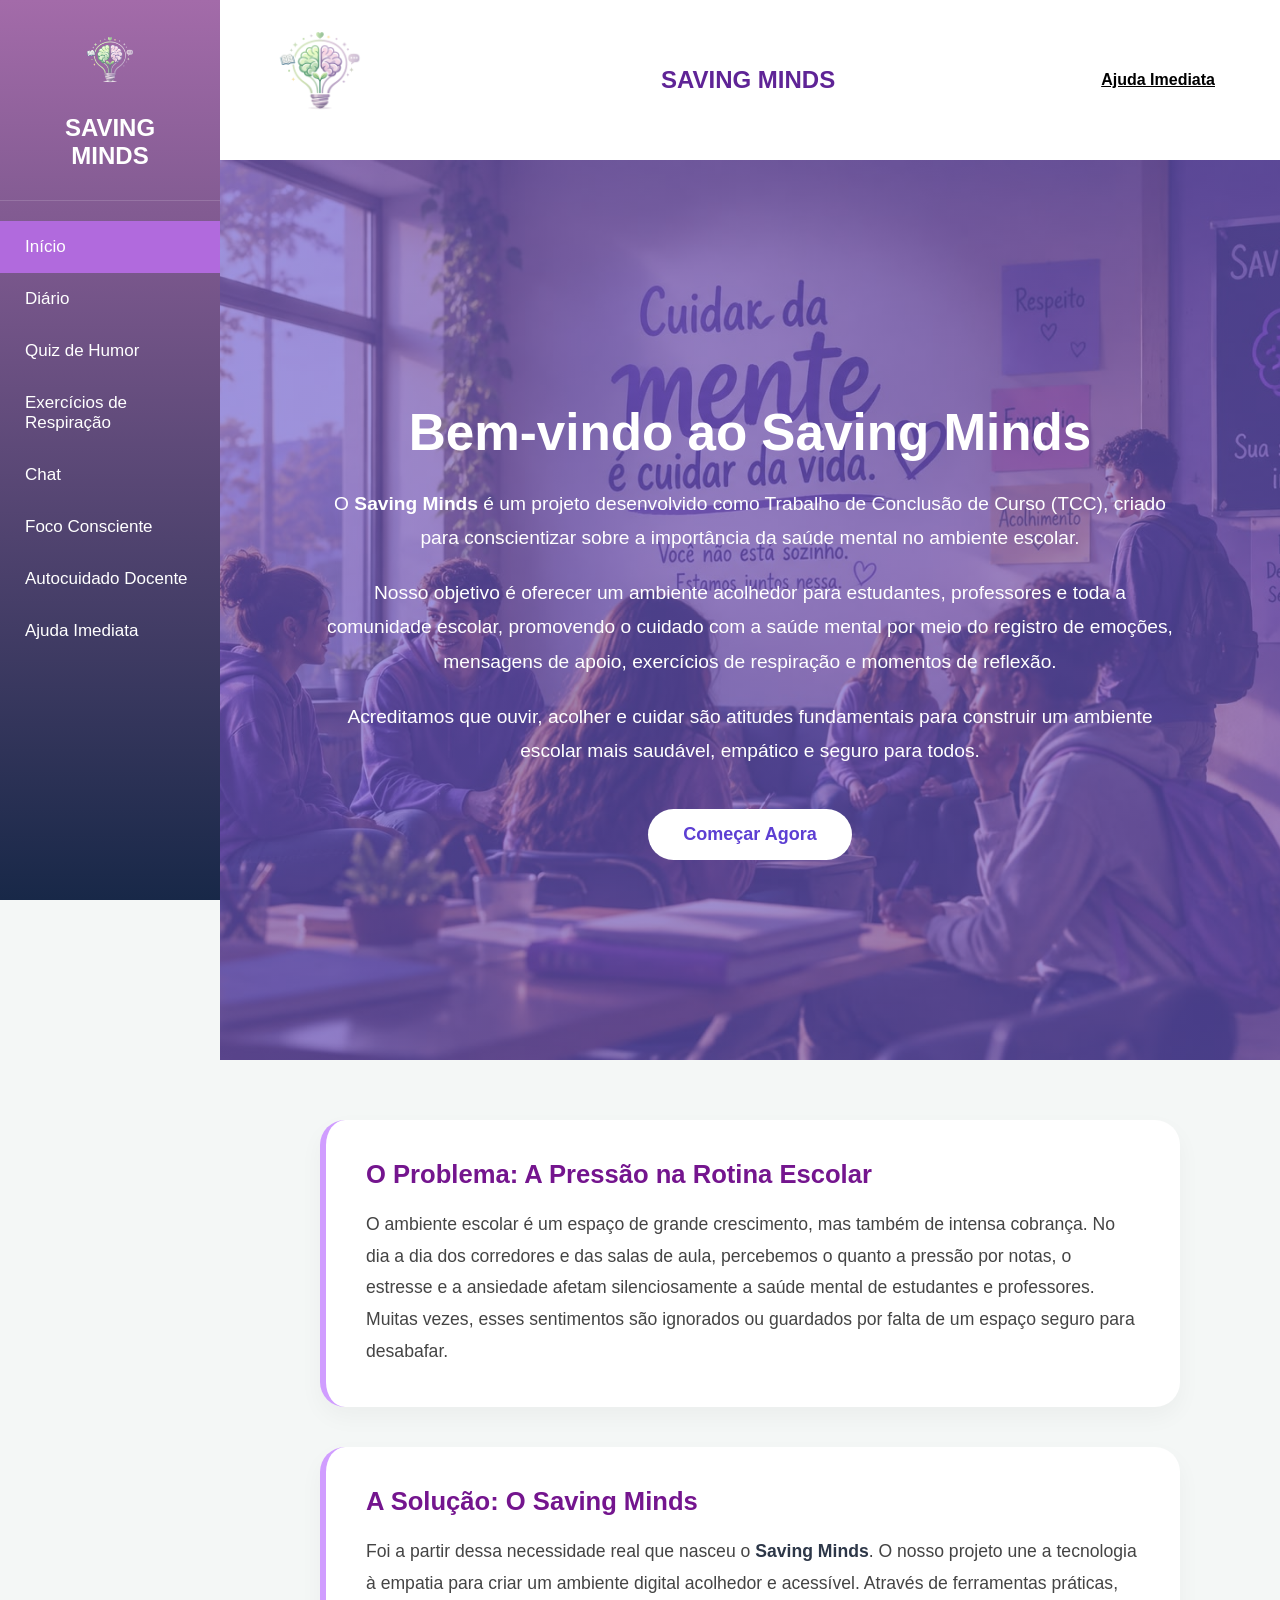
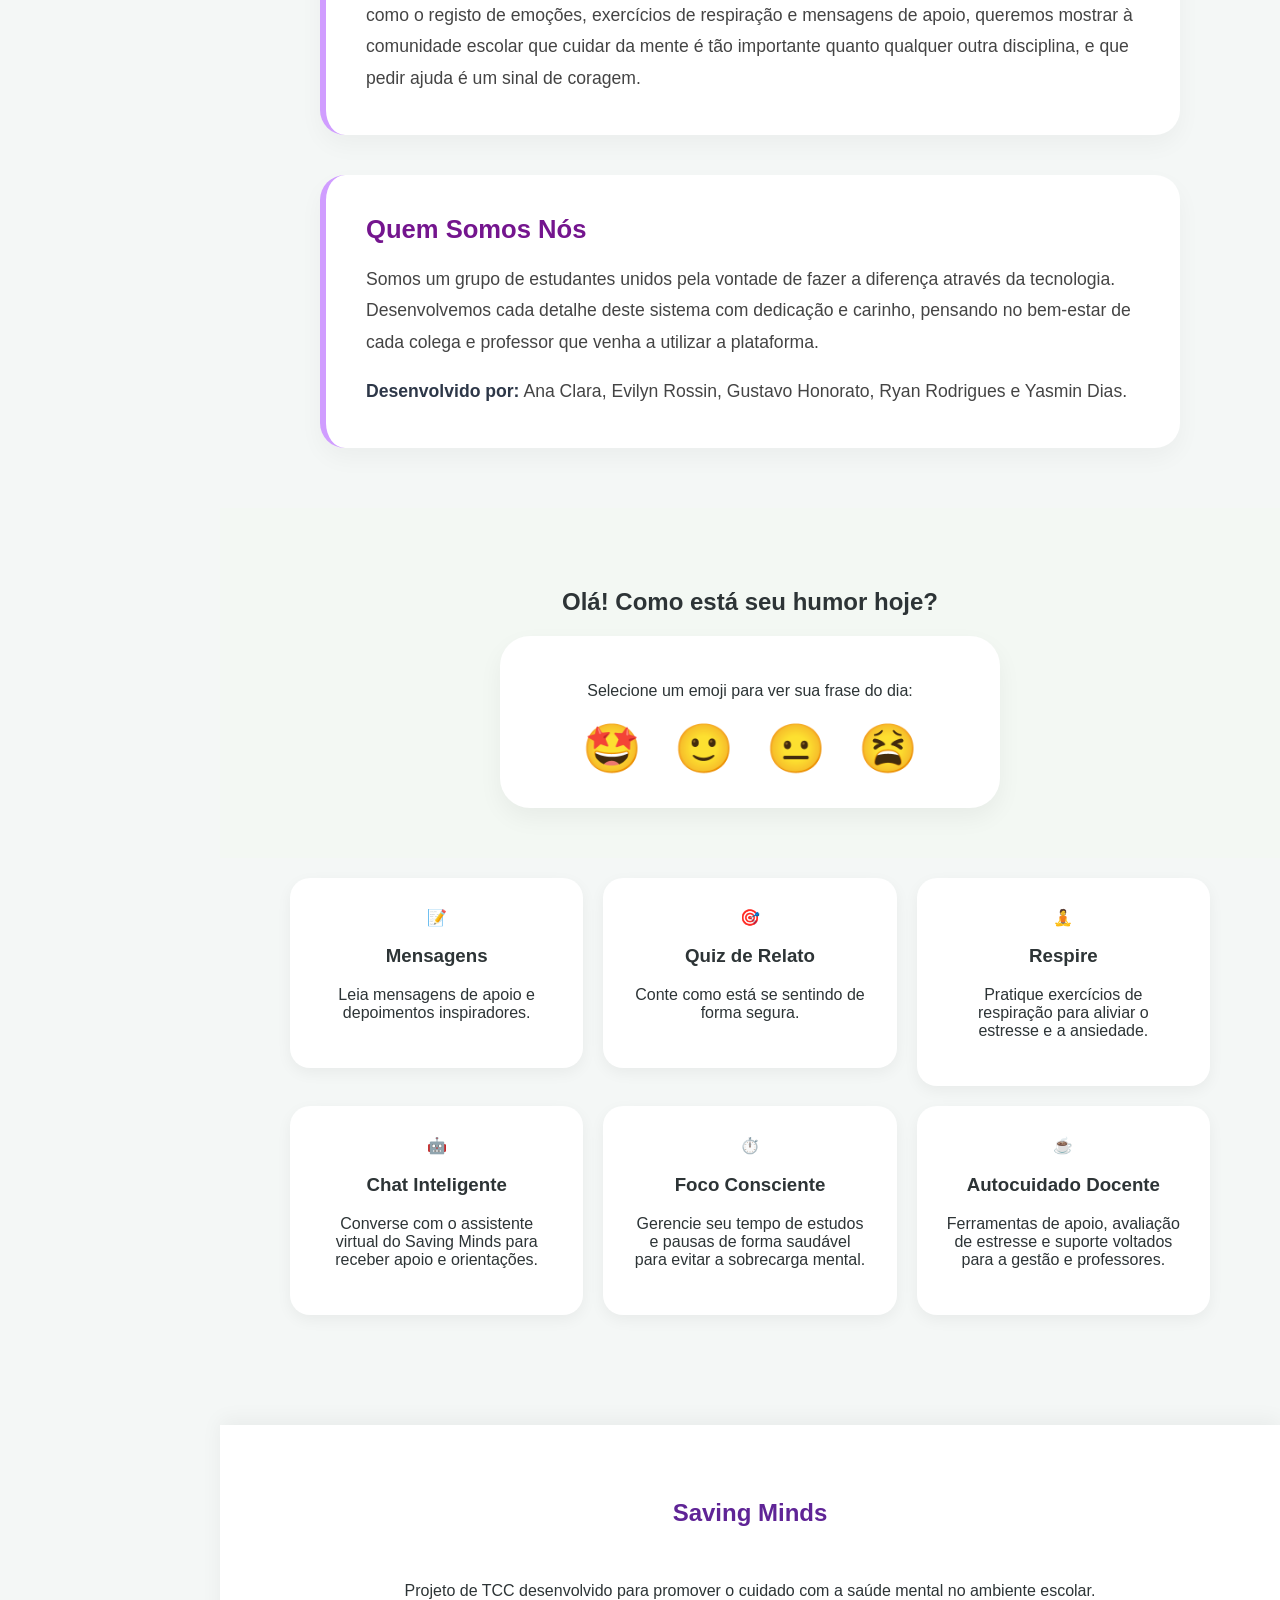
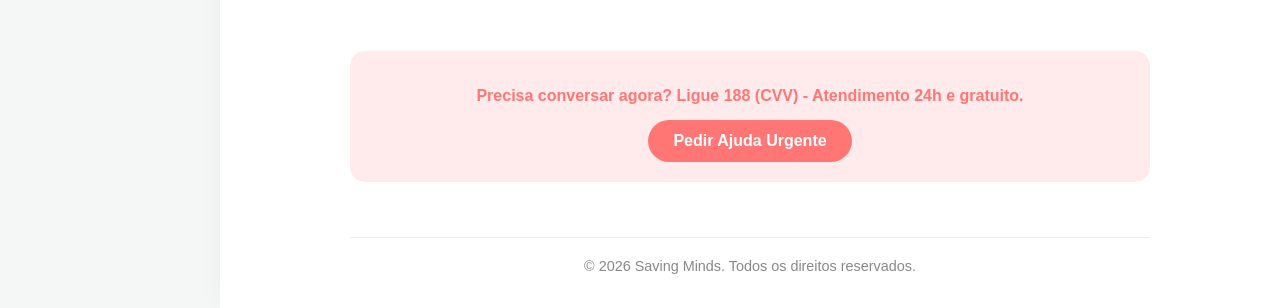
<file: save-minds/index.html>
<!DOCTYPE html>
<html lang="pt-br">

<head>
    <meta charset="UTF-8">
    <meta name="viewport" content="width=device-width, initial-scale=1.0">
    <title>Saving Minds | Início</title>
    <link rel="stylesheet" href="style.css">
    <link rel="stylesheet" href="responsive.css">
</head>

<body>
    <aside class="sidebar">
        <div class="logo-menu">
            <img class="imgLampadaMenu" src="img/logo.png" alt="Logo Saving Minds">
            <h2>SAVING<br>MINDS</h2>
        </div>

        <nav class="menu">
            <a href="index.html" class="active">Início</a>
            <a href="diario.html">Diário</a>
            <a href="quiz.html">Quiz de Humor</a>
            <a href="respiracao.html">Exercícios de Respiração</a>
            <a href="chat.html">Chat</a>
            <a href="foco.html">Foco Consciente</a>
            <a href="autocuidado.html">Autocuidado Docente</a>
            <a href="ajuda.html">Ajuda Imediata</a>
        </nav>
    </aside>

    <div class="site-wrapper">
        <header>
            <img class="imgLampada" src="img/logo.png" alt="Logo Saving Minds">
            <div class="logo">SAVING MINDS</div>
            <nav>
                <a href="ajuda.html" class="emergencyButton">Ajuda Imediata</a>
            </nav>
        </header>

        <main>
            <section class="inicio">
                <div class="inicio-texto">
                    <h1>Bem-vindo ao Saving Minds</h1>
                    <p>
                        O <strong>Saving Minds</strong> é um projeto desenvolvido como Trabalho de Conclusão de Curso (TCC),
                        criado para conscientizar sobre a importância da saúde mental no ambiente escolar.
                    </p>
                    <p>
                        Nosso objetivo é oferecer um ambiente acolhedor para estudantes, professores e toda a comunidade
                        escolar, promovendo o cuidado com a saúde mental por meio do registro de emoções, mensagens de apoio,
                        exercícios de respiração e momentos de reflexão.
                    </p>
                    <p>
                        Acreditamos que ouvir, acolher e cuidar são atitudes fundamentais para construir um ambiente escolar
                        mais saudável, empático e seguro para todos.
                    </p>
                    <a href="#humor" class="btn-inicio">Começar Agora</a>
                </div>
            </section>

            <div class="sobre-container">
                <div class="sobre-topico" id="problema">
                    <h3>O Problema: A Pressão na Rotina Escolar </h3>
                    <p>
                        O ambiente escolar é um espaço de grande crescimento, mas também de intensa cobrança. No dia a dia dos corredores e das salas de aula, percebemos o quanto a pressão por notas, o estresse e a ansiedade afetam silenciosamente a saúde mental de estudantes e professores. Muitas vezes, esses sentimentos são ignorados ou guardados por falta de um espaço seguro para desabafar.
                    </p>
                </div>

                <div class="sobre-topico" id="solucao">
                    <h3>A Solução: O Saving Minds </h3>
                    <p>
                        Foi a partir dessa necessidade real que nasceu o <strong>Saving Minds</strong>. O nosso projeto une a tecnologia à empatia para criar um ambiente digital acolhedor e acessível. Através de ferramentas práticas, como o registo de emoções, exercícios de respiração e mensagens de apoio, queremos mostrar à comunidade escolar que cuidar da mente é tão importante quanto qualquer outra disciplina, e que pedir ajuda é um sinal de coragem.
                    </p>
                </div>

                <div class="sobre-topico" id="equipe">
                    <h3>Quem Somos Nós </h3>
                    <p>
                        Somos um grupo de estudantes unidos pela vontade de fazer a diferença através da tecnologia. Desenvolvemos cada detalhe deste sistema com dedicação e carinho, pensando no bem-estar de cada colega e professor que venha a utilizar a plataforma.
                    </p>
                    <p>
                        <strong>Desenvolvido por:</strong> Ana Clara, Evilyn Rossin, Gustavo Honorato, Ryan Rodrigues e Yasmin Dias.
                    </p>
                </div>
            </div>

            <section class="hero" id="humor">
                <h1>Olá! Como está seu humor hoje?</h1>
                <div class="mood-card">
                    <p>Selecione um emoji para ver sua frase do dia:</p>
                    <div class="mood-options">
                        <button class="mood-btn" onclick="abrirPopUp('Radiante')">🤩</button>
                        <button class="mood-btn" onclick="abrirPopUp('Bem')">🙂</button>
                        <button class="mood-btn" onclick="abrirPopUp('Neutro')">😐</button>
                        <button class="mood-btn" onclick="abrirPopUp('Exausto')">😫</button>
                    </div>
                </div>
            </section>

            <div class="features-grid">
                <a href="diario.html" class="card-link">
                    <div class="card">
                        <div class="icon">📝</div>
                        <h3>Mensagens</h3>
                        <p>Leia mensagens de apoio e depoimentos inspiradores.</p>
                    </div>
                </a>

                <a href="quiz.html" class="card-link">
                    <div class="card">
                        <div class="icon">🎯</div>
                        <h3>Quiz de Relato</h3>
                        <p>Conte como está se sentindo de forma segura.</p>
                    </div>
                </a>

                <a href="respiracao.html" class="card-link">
                    <div class="card">
                        <div class="icon">🧘</div>
                        <h3>Respire</h3>
                        <p>Pratique exercícios de respiração para aliviar o estresse e a ansiedade.</p>
                    </div>
                </a>

                <a href="chat/chat.html" class="card-link">
                    <div class="card">
                        <div class="icon">🤖</div>
                        <h3>Chat Inteligente</h3>
                        <p>Converse com o assistente virtual do Saving Minds para receber apoio e orientações.</p>
                    </div>
                </a>

                <a href="foco.html" class="card-link">
                    <div class="card">
                        <div class="icon">⏱️</div>
                        <h3>Foco Consciente</h3>
                        <p>Gerencie seu tempo de estudos e pausas de forma saudável para evitar a sobrecarga mental.</p>
                    </div>
                </a>

                <a href="autocuidado.html" class="card-link">
                    <div class="card">
                        <div class="icon">☕</div>
                        <h3>Autocuidado Docente</h3>
                        <p>Ferramentas de apoio, avaliação de estresse e suporte voltados para a gestão e professores.</p>
                    </div>
                </a>
            </div>

            <div id="modalFrase" class="modal">
                <div class="modal-content">
                    <p id="textoFrase">Carregando frase...</p>
                    <button class="btn-save" onclick="fecharPopUp()">Fechar</button>
                </div>
            </div>
        </main>

        <footer>
            <div class="footer-conteudo">
                <h3 class="logo" style="padding-left: 0;">Saving Minds</h3>
                <p>Projeto de TCC desenvolvido para promover o cuidado com a saúde mental no ambiente escolar.</p>
                
                <div class="footer-emergencia">
                    <p>Precisa conversar agora? Ligue <strong>188 (CVV)</strong> - Atendimento 24h e gratuito.</p>
                    <a href="ajuda.html" class="emergencyButton" style="background-color: var(--accent-red); color: white; text-decoration: none; display: inline-block;">Pedir Ajuda Urgente</a>
                </div>
                
                <p class="footer-direitos">&copy; 2026 Saving Minds. Todos os direitos reservados.</p>
            </div>
        </footer>
    </div>

    <script src="script.js"></script>
    <script>
    function abrirPopUp(humor) {
        console.log("Emoji clicado:", humor);

        const modal = document.getElementById('modalFrase');
        if (!modal) return;

        // Mapeamento dos emojis visualmente
        const emojis = {
            'Radiante': '🤩',
            'Bem': '🙂',
            'Neutro': '😐',
            'Exausto': '😫'
        };

        const emojiAtual = emojis[humor] || '✨';

        // Prepara o conteúdo do modal animado com o emoji no topo
        const modalContent = modal.querySelector('.modal-content');
        modalContent.innerHTML = `
            <span class="modal-emoji">${emojiAtual}</span>
            <p id="textoFrase">Buscando mensagem motivacional...</p>
            <button class="btn-save" onclick="fecharPopUp()">Fechar</button>
        `;

        modal.style.display = "flex";

        // Faz o fetch para o arquivo PHP buscar no banco de dados MySQL
        fetch('obter_frase.php?humor=' + encodeURIComponent(humor))
            .then(response => {
                if (!response.ok) {
                    throw new Error('Erro na resposta do servidor');
                }
                return response.json();
            })
            .then(data => {
                const textoFrase = document.getElementById('textoFrase');
                if (data.sucesso && textoFrase) {
                    textoFrase.innerText = data.frase;
                } else if (textoFrase) {
                    textoFrase.innerText = data.mensagem || "Tenha um ótimo dia e cuide da sua mente!";
                }
            })
            .catch(error => {
                console.error('Erro na requisição:', error);
                const textoFrase = document.getElementById('textoFrase');
                if (textoFrase) {
                    textoFrase.innerText = "Tenha um excelente dia e lembre-se de cuidar de você!";
                }
            });
    }

    function fecharPopUp() {
        const modal = document.getElementById('modalFrase');
        if (modal) {
            modal.style.display = 'none';
        }
    }
    </script>
    <script src="responsive-menu.js"></script>
</body>
</html>
</file>
<file: save-minds/style.css>
:root {
    --bg: #f4f7f6;
    --primary: #74158e;
    --white: #ffffff;
    --text: #2d3436;
    --accent-red: #ff7675; 
}

/* CONFIGURAÇÕES GERAIS */
body {
    font-family: 'Segoe UI', sans-serif;
    background: var(--bg);
    color: var(--text);
    margin: 0;
    display: block; 
}

/* MENU LATERAL (SIDEBAR) */
.sidebar {
    position: fixed;
    top: 0;
    left: 0;
    width: 220px;
    height: 100vh;
    background: linear-gradient(180deg, #a36ba9, #182848);
    display: flex;
    flex-direction: column;
    color: white;
    z-index: 1000;
}

.logo-menu {
    text-align: center;
    padding: 30px 20px;
    border-bottom: 1px solid rgba(255,255,255,.15);
}

.logo-menu img {
    width: 70px;
    margin-bottom: 10px;
}

.logo-menu h2 {
    font-size: 24px;
    margin: 0;
    color: white;
}

.menu {
    display: flex;
    flex-direction: column;
    margin-top: 20px;
}

.menu a {
    text-decoration: none;
    color: white;
    padding: 16px 25px;
    transition: .3s;
    font-size: 17px;
}

.menu a:hover {
    background: rgba(255,255,255,.15);
    padding-left: 35px;
}

.menu .active {
    background: #b16add;
}

/* DESLOCAMENTO DO CONTEÚDO PRINCIPAL (Para não tapar o fundo) */
header,
main,
footer {
    margin-left: 220px; /* Garante que tudo fique ao lado do menu */
}

/* CABEÇALHO */
header {
    background: var(--white);
    padding: 20px 40px;
    display: flex;
    justify-content: space-between;
    align-items: center;
    box-shadow: 0 2px 10px rgba(0,0,0,.08);
}

.logo { 
    padding-left: 40px;
    font-size: 1.5rem; 
    font-weight: bold; 
    color: rgb(95, 36, 150); 
}

/* SEÇÃO INÍCIO / HERO */
.inicio {
    min-height: 100vh;
    background: linear-gradient(rgba(82, 55, 155, 0.75), rgba(82, 55, 155, 0.75)), url("img/fundo.jpeg");
    background-size: cover;
    background-position: center;
    background-repeat: no-repeat;
    display: flex;
    justify-content: center;
    align-items: center;
    text-align: center;
    padding: 60px 20px;
}

.inicio-texto {
    max-width: 850px;
    color: white;
}

.inicio-texto h1 {
    font-size: 3.2rem;
    margin-bottom: 25px;
    font-weight: bold;
}

.inicio-texto p {
    font-size: 1.2rem;
    line-height: 1.8;
    margin-bottom: 20px;
}

.btn-inicio {
    display: inline-block;
    margin-top: 20px;
    padding: 15px 35px;
    background: white;
    color: #5d3fd3;
    text-decoration: none;
    font-size: 18px;
    font-weight: bold;
    border-radius: 40px;
    transition: 0.3s;
}

.hero { 
    text-align: center; 
    padding: 60px 20px 30px;
    background-color: rgb(243, 248, 243); 
}

.imagemInicio {
    display: block;
    width: 80%;
    max-width: 700px;
    height: auto;
    object-fit: cover;
    margin: 40px auto 0;
    border-radius: 20px;
    box-shadow: 0 10px 30px rgba(0,0,0,.2);
    animation: flutuar 4s ease-in-out infinite;
}

@keyframes flutuar {
    0% { transform: translateY(0); }
    50% { transform: translateY(-12px); }
    100% { transform: translateY(0); }
}

/* CARDS E RECURSOS */
.mood-card {
    background: var(--white);
    max-width: 500px;
    margin: 20px auto;
    padding: 30px;
    border-radius: 30px;
    box-shadow: 0 10px 25px rgba(0,0,0,0.05); 
}

.mood-options { 
    display: flex; 
    justify-content: center; 
    gap: 20px; 
    margin-top: 20px; 
}

.mood-btn { 
    font-size: 3rem; 
    border: none; 
    background: none; 
    cursor: pointer; 
    transition: 0.2s; 
}

.mood-btn:hover { 
    transform: scale(1.2); 
}

.features-grid {
    display: grid;
    grid-template-columns: repeat(auto-fit, minmax(250px, 1fr));
    gap: 20px;
    max-width: 1000px;
    margin: 0 auto 50px;
    padding: 20px 40px 50px;
}

.card {
    background: var(--white);
    padding: 30px;
    border-radius: 20px;
    text-align: center;
    box-shadow: 0 5px 15px rgba(0,0,0,0.05);
    transition: 0.3s;
}

.card:hover { 
    transform: translateY(-5px); 
}

.card-link { 
    text-decoration: none; 
    color: inherit; 
}

/* BOTÕES E MODAIS DE EMERGÊNCIA */
.emergencyButton {
    color: rgb(0, 0, 0);
    border: none;
    padding: 12px 25px;
    border-radius: 50px;
    cursor: pointer;
    font-weight: bold;
}

.emergencyButton:hover { opacity: 0.8; }
.emergencyButton:active { opacity: 0.6; }

.modal {
    display: none;
    position: fixed;
    z-index: 2000;
    left: 0; 
    top: 0; 
    width: 100%; 
    height: 100%;
    background: rgba(0,0,0,0.5); 
}

.modal-content {
    background: white;
    margin: 15% auto;
    padding: 30px;
    width: 320px;
    border-radius: 25px;
    text-align: center; 
}

.imgLampada {
    max-width: 120px;
    height: auto;
}

/*img.imgLampada {
    max-width: 100px;
    height: auto;
    size: 20%;
}*/

/* SLIDER */
.container-slider {
    display: flex;
    justify-content: center;
    margin: 50px 0;
}

.slider {
    width: 95%;
    max-width: 1300px;
    height: 700px;
    position: relative;
    overflow: hidden;
    border-radius: 20px;
    box-shadow: 0 10px 30px rgba(0,0,0,.2);
}

.slide {
    position: absolute;
    width: 100%;
    height: 100%;
    object-fit: cover;
    opacity: 0;
    transition: opacity .8s;
}

.slide.active {
    opacity: 1;
}

/* SEÇÃO SOBRE */
.sobre-container {
    max-width: 900px;
    margin: 60px auto;
    padding: 0 20px;
    display: flex;
    flex-direction: column;
    gap: 40px;
}

.sobre-topico {
    background: var(--white);
    padding: 40px;
    border-radius: 25px;
    box-shadow: 0 10px 25px rgba(0, 0, 0, 0.04);
    transition: all 0.3s ease;
    border-left: 6px solid rgb(208, 157, 255); 
}

.sobre-topico:hover {
    transform: translateY(-5px);
    box-shadow: 0 15px 35px rgba(0, 0, 0, 0.08);
}

.sobre-topico h3 {
    color: var(--primary);
    font-size: 1.6rem;
    margin-top: 0;
    margin-bottom: 20px;
    display: flex;
    align-items: center;
    gap: 10px;
}

.sobre-topico p {
    font-size: 1.1rem;
    line-height: 1.8;
    color: #444444;
    margin-bottom: 15px;
}

.sobre-topico p:last-child {
    margin-bottom: 0;
}

.sobre-topico strong {
    color: #2d3748;
}

/* RODAPÉ */
footer {
    background-color: var(--white);
    color: var(--text);
    padding: 50px 20px 20px;
    margin-top: 60px;
    text-align: center;
    box-shadow: 0 -5px 20px rgba(0, 0, 0, 0.05); 
}

.footer-conteudo {
    max-width: 800px;
    margin: 0 auto;
    display: flex;
    flex-direction: column;
    gap: 15px;
    align-items: center;
}

.footer-emergencia {
    background-color: rgb(255, 235, 235); 
    padding: 20px;
    border-radius: 15px;
    margin: 20px 0;
    width: 100%;
}

.footer-emergencia p {
    color: var(--accent-red);
    font-weight: bold;
    margin-bottom: 15px;
}

.footer-direitos {
    font-size: 0.9rem;
    color: #888;
    margin-top: 20px;
    border-top: 1px solid #eee;
    padding-top: 20px;
    width: 100%;
}
.inicio{
    background-image:
        linear-gradient(rgba(106, 90, 205, 0.65), rgba(106, 90, 205, 0.65)),
        url("img/fundo.tcc.jpeg");

    background-size: cover;
    background-position: center;
    background-repeat: no-repeat;
}

/* --- ESTILO ANIMAÇÃO DO MODAL DE HUMOR --- */

/* Fundo escuro suave com desfoque */
.modal {
    display: none; 
    position: fixed;
    top: 0;
    left: 0;
    width: 100%;
    height: 100%;
    background-color: rgba(0, 0, 0, 0.4);
    backdrop-filter: blur(4px); /* Efeito fosco bonito no fundo */
    justify-content: center;
    align-items: center;
    z-index: 1000;
    animation: fadeIn 0.3s ease-out forwards;
}

/* Card centralizado com animação de subida */
.modal-content {
    background: #ffffff;
    padding: 30px 25px;
    border-radius: 20px;
    text-align: center;
    max-width: 380px;
    width: 85%;
    box-shadow: 0 10px 30px rgba(0, 0, 0, 0.15);
    transform: scale(0.8);
    animation: popUp 0.3s cubic-bezier(0.175, 0.885, 0.32, 1.275) forwards;
}

/* Emoji gigante no topo do modal */
.modal-emoji {
    font-size: 48px;
    margin-bottom: 10px;
    display: block;
    animation: float 2s ease-in-out infinite;
}

/* Texto da frase */
#textoFrase {
    font-size: 16px;
    color: #4a4a4a;
    line-height: 1.5;
    margin-bottom: 22px;
    font-weight: 500;
}

/* Botão Fechar bonitinho */
.modal-content .btn-save {
    background-color: #6c5ce7;
    color: #ffffff;
    border: none;
    padding: 10px 28px;
    font-size: 14px;
    font-weight: 600;
    border-radius: 25px;
    cursor: pointer;
    transition: all 0.2s ease;
    box-shadow: 0 4px 10px rgba(108, 92, 231, 0.3);
}

.modal-content .btn-save:hover {
    background-color: #c484e0;
    transform: translateY(-2px);
    box-shadow: 0 6px 14px rgba(108, 92, 231, 0.4);
}

/* --- ANIMAÇÕES KEYFRAMES --- */
@keyframes fadeIn {
    from { opacity: 0; }
    to { opacity: 1; }
}

@keyframes popUp {
    from {
        opacity: 0;
        transform: scale(0.7) translateY(20px);
    }
    to {
        opacity: 1;
        transform: scale(1) translateY(0);
    }
}

@keyframes float {
    0%, 100% { transform: translateY(0); }
    50% { transform: translateY(-6px); }
}
</file>
<file: save-minds/responsive.css>
/* =====================================================
   RESPONSIVO - SAVING MINDS
   Arquivo separado, não mexe em nada do style.css.
   Ele só é aplicado quando a tela é pequena (celular/tablet).
   ===================================================== */

   * {
    box-sizing: border-box;
}

html, body {
    overflow-x: hidden;
    max-width: 100%;
}

/* Botão hambúrguer (só aparece no celular, é criado pelo responsive-menu.js) */
.menu-hamburguer {
    display: none;
    position: fixed;
    top: 14px;
    left: 14px;
    z-index: 1100;
    width: 46px;
    height: 46px;
    background: var(--primary, #74158e);
    border: none;
    border-radius: 12px;
    color: #fff;
    font-size: 22px;
    cursor: pointer;
    box-shadow: 0 4px 14px rgba(0,0,0,.3);
}

/* Fundo escuro atrás do menu quando ele está aberto no celular */
.overlay-menu {
    display: none;
    position: fixed;
    inset: 0;
    background: rgba(0,0,0,.45);
    z-index: 999;
}

.overlay-menu.ativo {
    display: block;
}

@media (max-width: 900px) {

    .menu-hamburguer {
        display: block;
    }

    /* Sidebar vira um menu que desliza da esquerda, escondido por padrão */
    .sidebar {
        width: 250px;
        transform: translateX(-100%);
        transition: transform .3s ease;
    }

    .sidebar.aberta {
        transform: translateX(0);
    }

    /* Sem o menu fixo ocupando espaço, o conteúdo usa a tela toda */
    header,
    main,
    footer {
        margin-left: 0 !important;
    }

    header {
        padding: 16px 20px 16px 70px;
        flex-wrap: wrap;
        gap: 10px;
    }

    .logo {
        padding-left: 0;
        font-size: 1.2rem;
    }

    /* Seção inicial (Home) */
    .inicio {
        padding: 90px 16px 40px;
    }

    .inicio-texto h1 {
        font-size: 2rem;
    }

    .inicio-texto p {
        font-size: 1rem;
    }

    .imagemInicio {
        width: 100%;
    }

    .features-grid {
        grid-template-columns: 1fr;
        padding: 16px;
    }

    .slider {
        width: 100%;
        height: 260px;
    }

    .sobre-container {
        padding: 0 16px;
        margin: 40px auto;
    }

    .sobre-topico {
        padding: 22px;
    }

    .sobre-topico h3 {
        font-size: 1.3rem;
    }

    .mood-card {
        margin: 16px;
        padding: 20px;
    }

    .mood-btn {
        font-size: 2.2rem;
    }

    .modal-content {
        width: 88%;
        margin: 0 auto;
    }

    .footer-conteudo {
        padding: 0 10px;
    }

    /* Contêineres genéricos de conteúdo das páginas internas
       (Diário, Quiz, Respiração, Foco, Prioridades, Autocuidado, Chat) */
    main {
        padding: 16px !important;
    }
}

@media (max-width: 480px) {

    .inicio-texto h1 {
        font-size: 1.6rem;
    }

    .inicio-texto p {
        font-size: .95rem;
    }

    .btn-inicio {
        padding: 12px 26px;
        font-size: 15px;
    }

    .mood-options {
        gap: 10px;
    }

    .mood-btn {
        font-size: 1.8rem;
    }

    .card {
        padding: 20px;
    }
}
</file>
